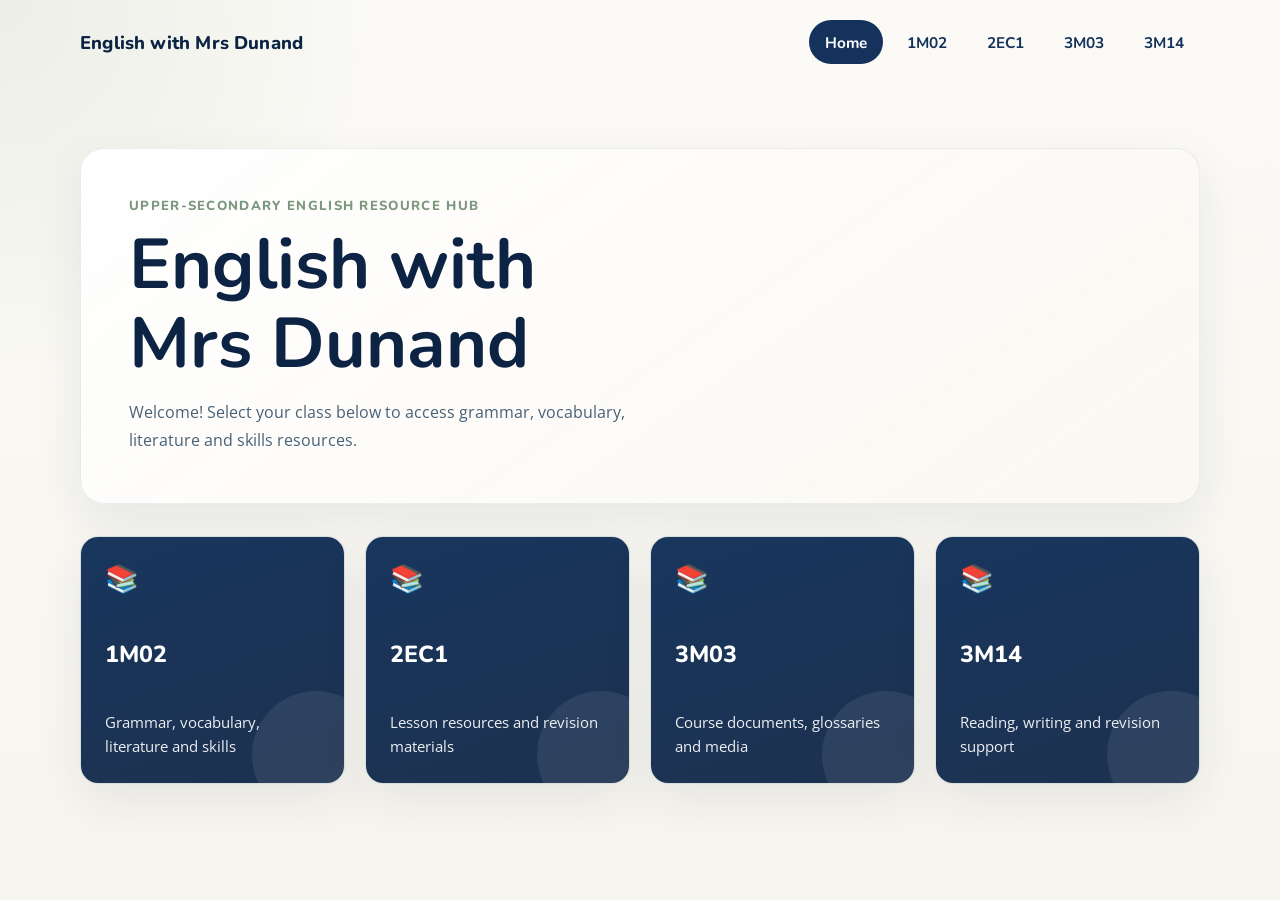
<file: index.html>
<!DOCTYPE html>
<html lang="en-CH">
  <head>
    <meta charset="UTF-8" />
    <meta name="viewport" content="width=device-width, initial-scale=1.0" />
    <title>English with Mrs Dunand</title>
    <meta
      name="description"
      content="A calm, modern resource hub for upper-secondary English classes."
    />
    <link rel="preconnect" href="https://fonts.googleapis.com" />
    <link rel="preconnect" href="https://fonts.gstatic.com" crossorigin />
    <link
      href="https://fonts.googleapis.com/css2?family=Nunito:wght@400;600;700;800&family=Open+Sans:wght@400;600;700&display=swap"
      rel="stylesheet"
    />
    <link rel="stylesheet" href="styles.css" />
  </head>
  <body class="home-page">
    <header class="site-header">
      <div class="brand-wrap">
        <a class="brand" href="index.html">English with Mrs Dunand</a>
      </div>
      <nav class="top-nav" aria-label="Main navigation">
        <a href="index.html" aria-current="page">Home</a>
        <a href="1m02.html">1M02</a>
        <a href="2ec1.html">2EC1</a>
        <a href="3m03.html">3M03</a>
        <a href="3m14.html">3M14</a>
      </nav>
    </header>

    <main class="home-layout">
      <section class="hero-panel">
        <p class="eyebrow">Upper-secondary English resource hub</p>
        <h1>English with Mrs Dunand</h1>
        <p class="welcome-message">
          Welcome! Select your class below to access grammar, vocabulary,
          literature and skills resources.
        </p>
      </section>

      <section class="class-grid" aria-label="Class links">
        <a class="class-card" href="1m02.html">
          <span class="class-icon" aria-hidden="true">📚</span>
          <span class="class-name">1M02</span>
          <span class="class-copy">Grammar, vocabulary, literature and skills</span>
        </a>

        <a class="class-card" href="2ec1.html">
          <span class="class-icon" aria-hidden="true">📚</span>
          <span class="class-name">2EC1</span>
          <span class="class-copy">Lesson resources and revision materials</span>
        </a>

        <a class="class-card" href="3m03.html">
          <span class="class-icon" aria-hidden="true">📚</span>
          <span class="class-name">3M03</span>
          <span class="class-copy">Course documents, glossaries and media</span>
        </a>

        <a class="class-card" href="3m14.html">
          <span class="class-icon" aria-hidden="true">📚</span>
          <span class="class-name">3M14</span>
          <span class="class-copy">Reading, writing and revision support</span>
        </a>
      </section>
    </main>
  </body>
</html>
</file>
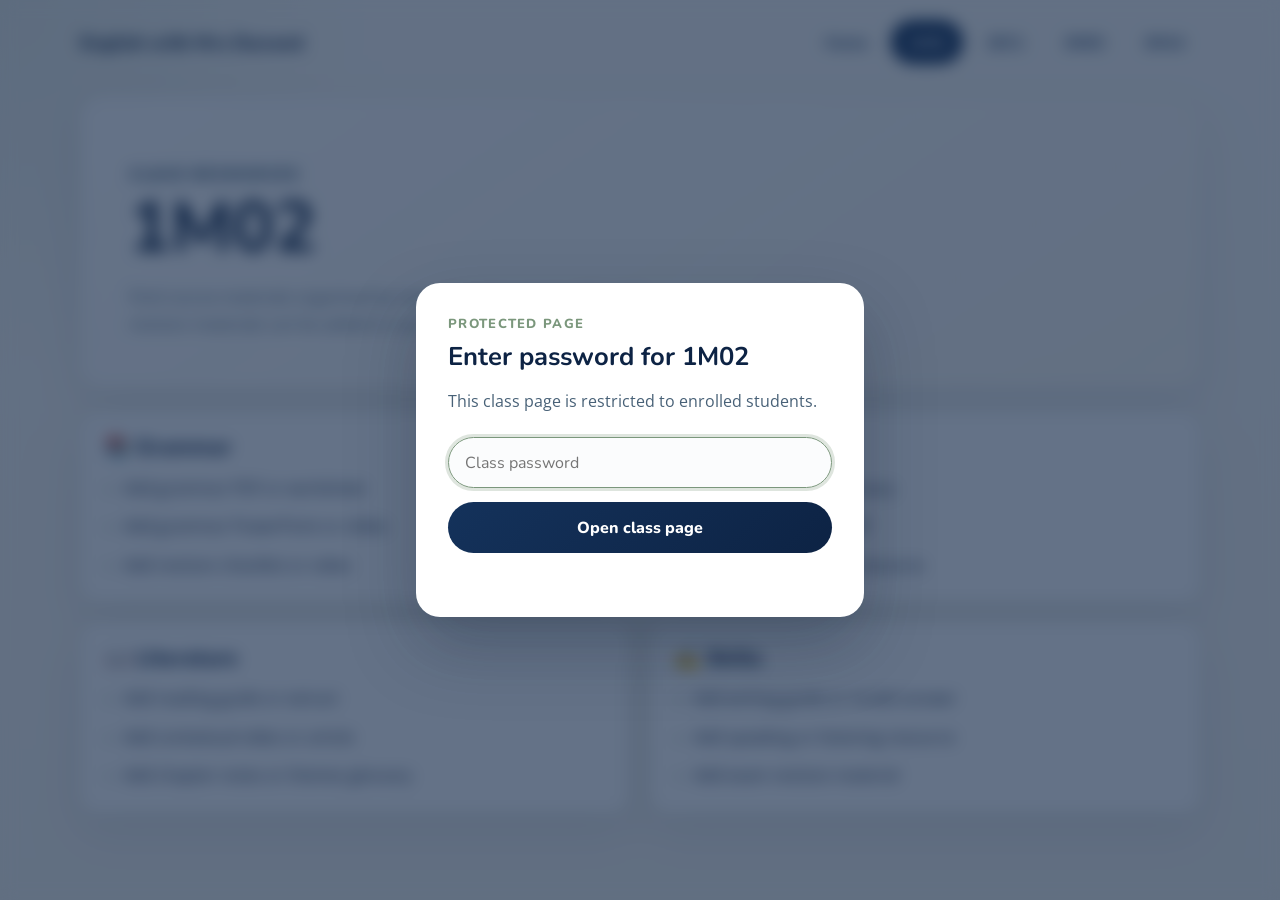
<file: 1m02.html>
<!DOCTYPE html>
<html lang="en-CH">
  <head>
    <meta charset="UTF-8" />
    <meta name="viewport" content="width=device-width, initial-scale=1.0" />
    <title>1M02 | English with Mrs Dunand</title>
    <link rel="preconnect" href="https://fonts.googleapis.com" />
    <link rel="preconnect" href="https://fonts.gstatic.com" crossorigin />
    <link
      href="https://fonts.googleapis.com/css2?family=Nunito:wght@400;600;700;800&family=Open+Sans:wght@400;600;700&display=swap"
      rel="stylesheet"
    />
    <link rel="stylesheet" href="styles.css" />
  </head>
  <body
    class="class-page"
    data-class-page
    data-class-code="1m02"
    data-class-name="1M02"
  >
    <header class="site-header">
      <div class="brand-wrap">
        <a class="brand" href="index.html">English with Mrs Dunand</a>
      </div>
      <nav class="top-nav" aria-label="Main navigation">
        <a href="index.html">Home</a>
        <a href="1m02.html" aria-current="page">1M02</a>
        <a href="2ec1.html">2EC1</a>
        <a href="3m03.html">3M03</a>
        <a href="3m14.html">3M14</a>
      </nav>
    </header>

    <main class="class-layout">
      <section class="class-hero">
        <p class="eyebrow">Class resources</p>
        <h1>1M02</h1>
        <p>
          Find course materials organised by topic. New documents, links and
          revision materials can be added to any section below.
        </p>
      </section>

      <section class="resource-grid">
        <article class="resource-card">
          <h2>📚 Grammar</h2>
          <ul class="resource-list">
            <li><a href="#">Add grammar PDF or worksheet</a></li>
            <li><a href="#">Add grammar PowerPoint or slides</a></li>
            <li><a href="#">Add revision checklist or video</a></li>
          </ul>
        </article>

        <article class="resource-card">
          <h2>📝 Vocabulary</h2>
          <ul class="resource-list">
            <li><a href="#">Add Quizlet set or glossary</a></li>
            <li><a href="#">Add vocabulary list PDF</a></li>
            <li><a href="#">Add revision practice resource</a></li>
          </ul>
        </article>

        <article class="resource-card">
          <h2>📖 Literature</h2>
          <ul class="resource-list">
            <li><a href="#">Add reading guide or extract</a></li>
            <li><a href="#">Add contextual video or article</a></li>
            <li><a href="#">Add chapter notes or themes glossary</a></li>
          </ul>
        </article>

        <article class="resource-card">
          <h2>✍️ Skills</h2>
          <ul class="resource-list">
            <li><a href="#">Add writing guide or model answer</a></li>
            <li><a href="#">Add speaking or listening resource</a></li>
            <li><a href="#">Add exam revision material</a></li>
          </ul>
        </article>
      </section>
    </main>

    <div class="password-overlay" data-password-overlay>
      <div class="password-panel" role="dialog" aria-modal="true" aria-labelledby="password-title">
        <p class="eyebrow">Protected page</p>
        <h2 id="password-title">Enter password for 1M02</h2>
        <p class="password-copy">
          This class page is restricted to enrolled students.
        </p>
        <form class="password-form" data-password-form>
          <label class="sr-only" for="password-1m02">Password</label>
          <input
            id="password-1m02"
            name="password"
            type="password"
            autocomplete="current-password"
            placeholder="Class password"
            required
          />
          <button type="submit">Open class page</button>
        </form>
        <p class="password-error" data-password-error aria-live="polite"></p>
      </div>
    </div>

    <script src="script.js"></script>
  </body>
</html>
</file>
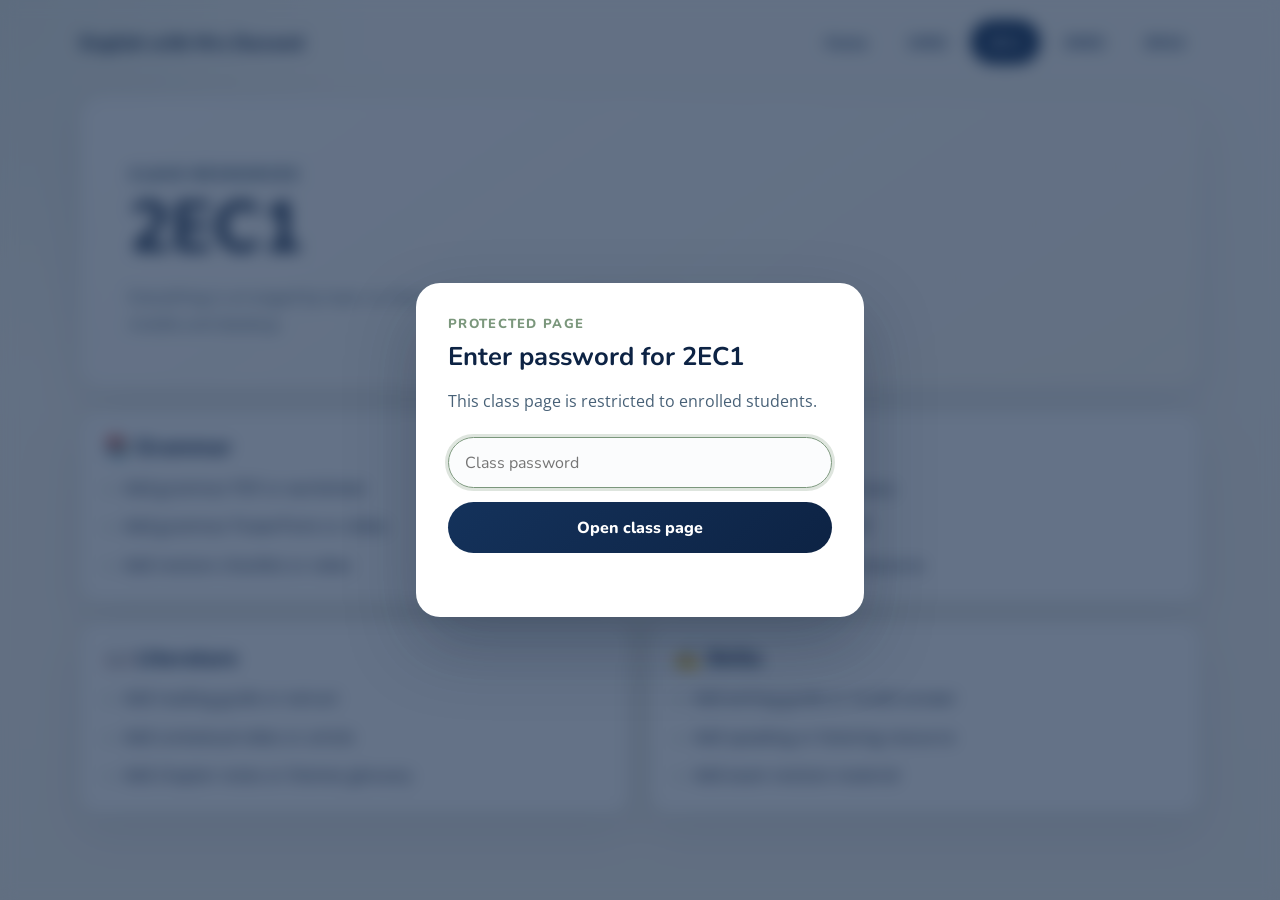
<file: 2ec1.html>
<!DOCTYPE html>
<html lang="en-CH">
  <head>
    <meta charset="UTF-8" />
    <meta name="viewport" content="width=device-width, initial-scale=1.0" />
    <title>2EC1 | English with Mrs Dunand</title>
    <link rel="preconnect" href="https://fonts.googleapis.com" />
    <link rel="preconnect" href="https://fonts.gstatic.com" crossorigin />
    <link
      href="https://fonts.googleapis.com/css2?family=Nunito:wght@400;600;700;800&family=Open+Sans:wght@400;600;700&display=swap"
      rel="stylesheet"
    />
    <link rel="stylesheet" href="styles.css" />
  </head>
  <body
    class="class-page"
    data-class-page
    data-class-code="2ec1"
    data-class-name="2EC1"
  >
    <header class="site-header">
      <div class="brand-wrap">
        <a class="brand" href="index.html">English with Mrs Dunand</a>
      </div>
      <nav class="top-nav" aria-label="Main navigation">
        <a href="index.html">Home</a>
        <a href="1m02.html">1M02</a>
        <a href="2ec1.html" aria-current="page">2EC1</a>
        <a href="3m03.html">3M03</a>
        <a href="3m14.html">3M14</a>
      </nav>
    </header>

    <main class="class-layout">
      <section class="class-hero">
        <p class="eyebrow">Class resources</p>
        <h1>2EC1</h1>
        <p>
          Everything is arranged by topic so that materials are easy to find on
          both mobile and desktop.
        </p>
      </section>

      <section class="resource-grid">
        <article class="resource-card">
          <h2>📚 Grammar</h2>
          <ul class="resource-list">
            <li><a href="#">Add grammar PDF or worksheet</a></li>
            <li><a href="#">Add grammar PowerPoint or slides</a></li>
            <li><a href="#">Add revision checklist or video</a></li>
          </ul>
        </article>

        <article class="resource-card">
          <h2>📝 Vocabulary</h2>
          <ul class="resource-list">
            <li><a href="#">Add Quizlet set or glossary</a></li>
            <li><a href="#">Add vocabulary list PDF</a></li>
            <li><a href="#">Add revision practice resource</a></li>
          </ul>
        </article>

        <article class="resource-card">
          <h2>📖 Literature</h2>
          <ul class="resource-list">
            <li><a href="#">Add reading guide or extract</a></li>
            <li><a href="#">Add contextual video or article</a></li>
            <li><a href="#">Add chapter notes or themes glossary</a></li>
          </ul>
        </article>

        <article class="resource-card">
          <h2>✍️ Skills</h2>
          <ul class="resource-list">
            <li><a href="#">Add writing guide or model answer</a></li>
            <li><a href="#">Add speaking or listening resource</a></li>
            <li><a href="#">Add exam revision material</a></li>
          </ul>
        </article>
      </section>
    </main>

    <div class="password-overlay" data-password-overlay>
      <div class="password-panel" role="dialog" aria-modal="true" aria-labelledby="password-title">
        <p class="eyebrow">Protected page</p>
        <h2 id="password-title">Enter password for 2EC1</h2>
        <p class="password-copy">
          This class page is restricted to enrolled students.
        </p>
        <form class="password-form" data-password-form>
          <label class="sr-only" for="password-2ec1">Password</label>
          <input
            id="password-2ec1"
            name="password"
            type="password"
            autocomplete="current-password"
            placeholder="Class password"
            required
          />
          <button type="submit">Open class page</button>
        </form>
        <p class="password-error" data-password-error aria-live="polite"></p>
      </div>
    </div>

    <script src="script.js"></script>
  </body>
</html>
</file>
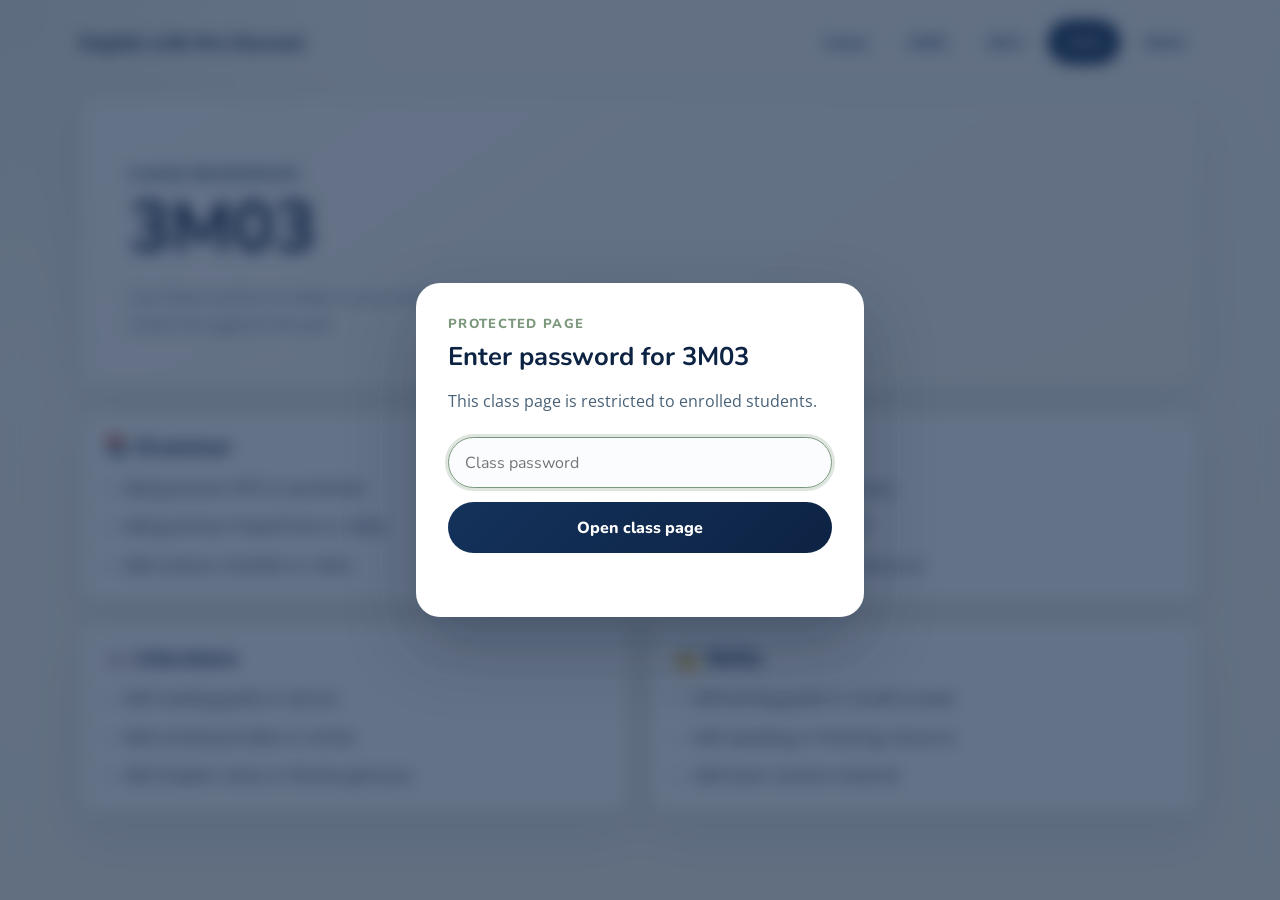
<file: 3m03.html>
<!DOCTYPE html>
<html lang="en-CH">
  <head>
    <meta charset="UTF-8" />
    <meta name="viewport" content="width=device-width, initial-scale=1.0" />
    <title>3M03 | English with Mrs Dunand</title>
    <link rel="preconnect" href="https://fonts.googleapis.com" />
    <link rel="preconnect" href="https://fonts.gstatic.com" crossorigin />
    <link
      href="https://fonts.googleapis.com/css2?family=Nunito:wght@400;600;700;800&family=Open+Sans:wght@400;600;700&display=swap"
      rel="stylesheet"
    />
    <link rel="stylesheet" href="styles.css" />
  </head>
  <body
    class="class-page"
    data-class-page
    data-class-code="3m03"
    data-class-name="3M03"
  >
    <header class="site-header">
      <div class="brand-wrap">
        <a class="brand" href="index.html">English with Mrs Dunand</a>
      </div>
      <nav class="top-nav" aria-label="Main navigation">
        <a href="index.html">Home</a>
        <a href="1m02.html">1M02</a>
        <a href="2ec1.html">2EC1</a>
        <a href="3m03.html" aria-current="page">3M03</a>
        <a href="3m14.html">3M14</a>
      </nav>
    </header>

    <main class="class-layout">
      <section class="class-hero">
        <p class="eyebrow">Class resources</p>
        <h1>3M03</h1>
        <p>
          Use these sections to keep course resources consistent, tidy and easy
          to revisit throughout the year.
        </p>
      </section>

      <section class="resource-grid">
        <article class="resource-card">
          <h2>📚 Grammar</h2>
          <ul class="resource-list">
            <li><a href="#">Add grammar PDF or worksheet</a></li>
            <li><a href="#">Add grammar PowerPoint or slides</a></li>
            <li><a href="#">Add revision checklist or video</a></li>
          </ul>
        </article>

        <article class="resource-card">
          <h2>📝 Vocabulary</h2>
          <ul class="resource-list">
            <li><a href="#">Add Quizlet set or glossary</a></li>
            <li><a href="#">Add vocabulary list PDF</a></li>
            <li><a href="#">Add revision practice resource</a></li>
          </ul>
        </article>

        <article class="resource-card">
          <h2>📖 Literature</h2>
          <ul class="resource-list">
            <li><a href="#">Add reading guide or extract</a></li>
            <li><a href="#">Add contextual video or article</a></li>
            <li><a href="#">Add chapter notes or themes glossary</a></li>
          </ul>
        </article>

        <article class="resource-card">
          <h2>✍️ Skills</h2>
          <ul class="resource-list">
            <li><a href="#">Add writing guide or model answer</a></li>
            <li><a href="#">Add speaking or listening resource</a></li>
            <li><a href="#">Add exam revision material</a></li>
          </ul>
        </article>
      </section>
    </main>

    <div class="password-overlay" data-password-overlay>
      <div class="password-panel" role="dialog" aria-modal="true" aria-labelledby="password-title">
        <p class="eyebrow">Protected page</p>
        <h2 id="password-title">Enter password for 3M03</h2>
        <p class="password-copy">
          This class page is restricted to enrolled students.
        </p>
        <form class="password-form" data-password-form>
          <label class="sr-only" for="password-3m03">Password</label>
          <input
            id="password-3m03"
            name="password"
            type="password"
            autocomplete="current-password"
            placeholder="Class password"
            required
          />
          <button type="submit">Open class page</button>
        </form>
        <p class="password-error" data-password-error aria-live="polite"></p>
      </div>
    </div>

    <script src="script.js"></script>
  </body>
</html>
</file>
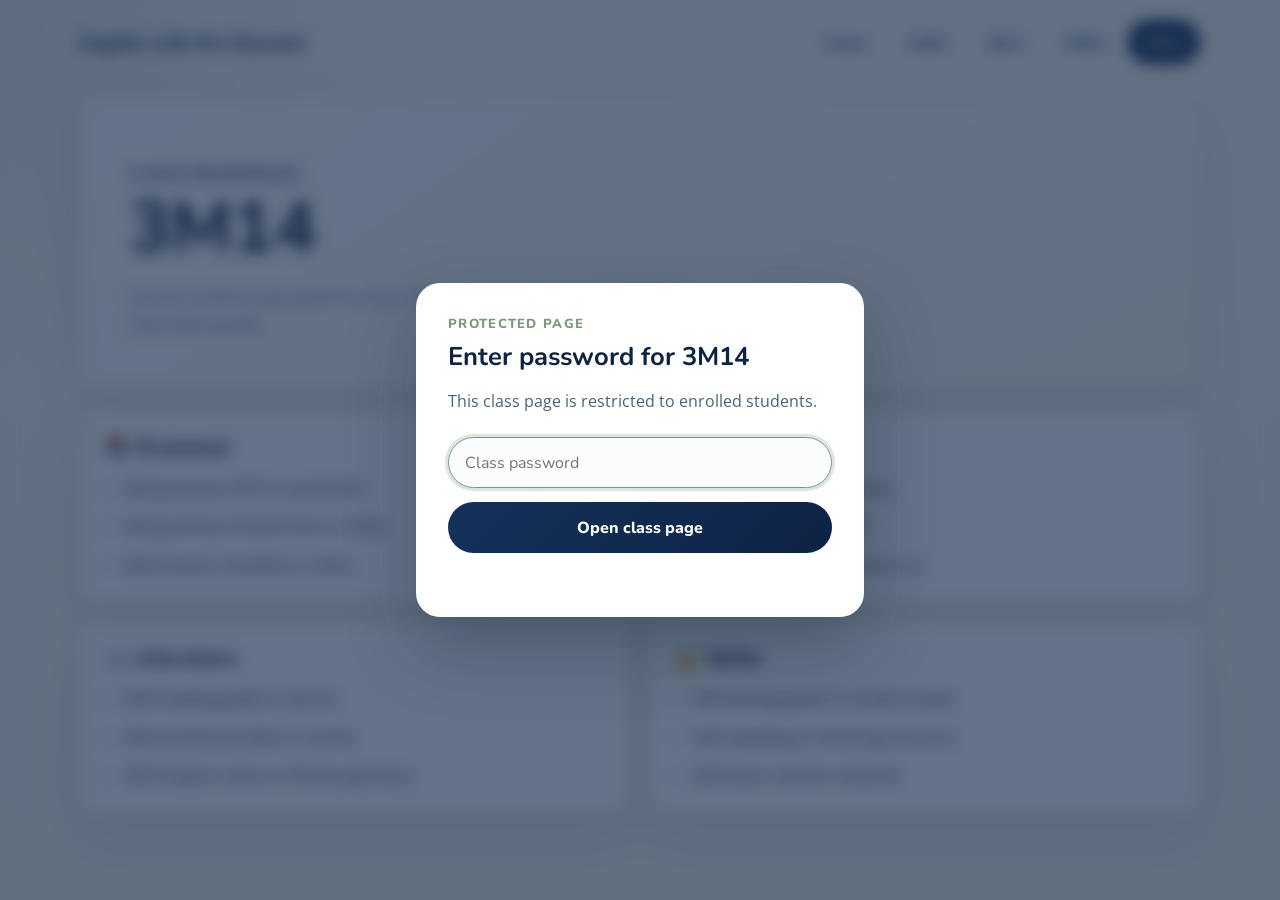
<file: 3m14.html>
<!DOCTYPE html>
<html lang="en-CH">
  <head>
    <meta charset="UTF-8" />
    <meta name="viewport" content="width=device-width, initial-scale=1.0" />
    <title>3M14 | English with Mrs Dunand</title>
    <link rel="preconnect" href="https://fonts.googleapis.com" />
    <link rel="preconnect" href="https://fonts.gstatic.com" crossorigin />
    <link
      href="https://fonts.googleapis.com/css2?family=Nunito:wght@400;600;700;800&family=Open+Sans:wght@400;600;700&display=swap"
      rel="stylesheet"
    />
    <link rel="stylesheet" href="styles.css" />
  </head>
  <body
    class="class-page"
    data-class-page
    data-class-code="3m14"
    data-class-name="3M14"
  >
    <header class="site-header">
      <div class="brand-wrap">
        <a class="brand" href="index.html">English with Mrs Dunand</a>
      </div>
      <nav class="top-nav" aria-label="Main navigation">
        <a href="index.html">Home</a>
        <a href="1m02.html">1M02</a>
        <a href="2ec1.html">2EC1</a>
        <a href="3m03.html">3M03</a>
        <a href="3m14.html" aria-current="page">3M14</a>
      </nav>
    </header>

    <main class="class-layout">
      <section class="class-hero">
        <p class="eyebrow">Class resources</p>
        <h1>3M14</h1>
        <p>
          Course content is grouped into four clear areas so students can find
          what they need quickly.
        </p>
      </section>

      <section class="resource-grid">
        <article class="resource-card">
          <h2>📚 Grammar</h2>
          <ul class="resource-list">
            <li><a href="#">Add grammar PDF or worksheet</a></li>
            <li><a href="#">Add grammar PowerPoint or slides</a></li>
            <li><a href="#">Add revision checklist or video</a></li>
          </ul>
        </article>

        <article class="resource-card">
          <h2>📝 Vocabulary</h2>
          <ul class="resource-list">
            <li><a href="#">Add Quizlet set or glossary</a></li>
            <li><a href="#">Add vocabulary list PDF</a></li>
            <li><a href="#">Add revision practice resource</a></li>
          </ul>
        </article>

        <article class="resource-card">
          <h2>📖 Literature</h2>
          <ul class="resource-list">
            <li><a href="#">Add reading guide or extract</a></li>
            <li><a href="#">Add contextual video or article</a></li>
            <li><a href="#">Add chapter notes or themes glossary</a></li>
          </ul>
        </article>

        <article class="resource-card">
          <h2>✍️ Skills</h2>
          <ul class="resource-list">
            <li><a href="#">Add writing guide or model answer</a></li>
            <li><a href="#">Add speaking or listening resource</a></li>
            <li><a href="#">Add exam revision material</a></li>
          </ul>
        </article>
      </section>
    </main>

    <div class="password-overlay" data-password-overlay>
      <div class="password-panel" role="dialog" aria-modal="true" aria-labelledby="password-title">
        <p class="eyebrow">Protected page</p>
        <h2 id="password-title">Enter password for 3M14</h2>
        <p class="password-copy">
          This class page is restricted to enrolled students.
        </p>
        <form class="password-form" data-password-form>
          <label class="sr-only" for="password-3m14">Password</label>
          <input
            id="password-3m14"
            name="password"
            type="password"
            autocomplete="current-password"
            placeholder="Class password"
            required
          />
          <button type="submit">Open class page</button>
        </form>
        <p class="password-error" data-password-error aria-live="polite"></p>
      </div>
    </div>

    <script src="script.js"></script>
  </body>
</html>
</file>
<file: styles.css>
:root {
  --bg: #f7f5ef;
  --surface: #fffdf8;
  --surface-strong: #ffffff;
  --text: #12233d;
  --text-soft: #486177;
  --navy: #14325b;
  --navy-strong: #0d2344;
  --sage: #7b977c;
  --sage-soft: #dfe9dd;
  --gold: #b79447;
  --border: #d7dfdc;
  --shadow: 0 18px 48px rgba(13, 35, 68, 0.08);
  --radius-lg: 24px;
  --radius-md: 18px;
  --radius-sm: 12px;
  --max-width: 1120px;
}

*,
*::before,
*::after {
  box-sizing: border-box;
}

html {
  scroll-behavior: smooth;
}

body {
  margin: 0;
  min-height: 100vh;
  font-family: "Nunito", "Aptos", "Lato", "Open Sans", "Montserrat", sans-serif;
  color: var(--text);
  background:
    radial-gradient(circle at top left, rgba(123, 151, 124, 0.12), transparent 24%),
    linear-gradient(180deg, #fbfaf6 0%, var(--bg) 100%);
}

a {
  color: inherit;
  text-decoration: none;
}

.site-header {
  width: min(calc(100% - 2rem), var(--max-width));
  margin: 0 auto;
  padding: 1.25rem 0 0;
  display: flex;
  align-items: center;
  justify-content: space-between;
  gap: 1rem;
}

.brand-wrap {
  display: flex;
  align-items: center;
}

.brand {
  font-size: 1.15rem;
  font-weight: 800;
  letter-spacing: 0.01em;
  color: var(--navy-strong);
}

.top-nav {
  display: flex;
  flex-wrap: wrap;
  justify-content: flex-end;
  gap: 0.5rem;
}

.top-nav a {
  padding: 0.72rem 1rem;
  border-radius: 999px;
  font-size: 0.96rem;
  font-weight: 700;
  color: var(--navy);
  transition: background-color 160ms ease, color 160ms ease, transform 160ms ease;
}

.top-nav a:hover,
.top-nav a:focus-visible,
.top-nav a[aria-current="page"] {
  background: var(--navy);
  color: #ffffff;
  outline: none;
}

.home-layout,
.class-layout {
  width: min(calc(100% - 2rem), var(--max-width));
  margin: 0 auto;
}

.home-layout {
  min-height: calc(100vh - 5rem);
  display: grid;
  align-content: center;
  gap: 2rem;
  padding: 2rem 0 3rem;
}

.hero-panel,
.class-hero {
  background: linear-gradient(145deg, rgba(255, 255, 255, 0.96), rgba(250, 247, 240, 0.92));
  border: 1px solid rgba(20, 50, 91, 0.08);
  border-radius: var(--radius-lg);
  box-shadow: var(--shadow);
  padding: clamp(1.6rem, 4vw, 3rem);
}

.eyebrow {
  margin: 0 0 0.65rem;
  font-size: 0.82rem;
  font-weight: 800;
  letter-spacing: 0.1em;
  text-transform: uppercase;
  color: var(--sage);
}

h1,
h2 {
  margin: 0;
  line-height: 1.12;
  color: var(--navy-strong);
}

h1 {
  font-size: clamp(2.2rem, 5.5vw, 4.4rem);
  max-width: 10ch;
}

.welcome-message,
.class-hero p,
.password-copy {
  margin: 1rem 0 0;
  max-width: 62ch;
  font-family: "Open Sans", "Aptos", "Lato", sans-serif;
  font-size: 1.02rem;
  line-height: 1.7;
  color: var(--text-soft);
}

.class-grid,
.resource-grid {
  display: grid;
  gap: 1.25rem;
}

.class-grid {
  grid-template-columns: repeat(4, minmax(0, 1fr));
}

.class-card,
.resource-card {
  background: var(--surface-strong);
  border: 1px solid var(--border);
  border-radius: var(--radius-md);
  box-shadow: var(--shadow);
}

.class-card {
  min-height: 15.5rem;
  padding: 1.5rem;
  display: grid;
  align-content: space-between;
  gap: 1rem;
  color: var(--navy-strong);
  position: relative;
  overflow: hidden;
  isolation: isolate;
  transition: transform 180ms ease, box-shadow 180ms ease, border-color 180ms ease;
}

.class-card::before {
  content: "";
  position: absolute;
  inset: 0;
  background:
    linear-gradient(160deg, rgba(20, 50, 91, 0.98), rgba(13, 35, 68, 0.93)),
    linear-gradient(135deg, rgba(183, 148, 71, 0.12), rgba(123, 151, 124, 0.18));
  z-index: -2;
}

.class-card::after {
  content: "";
  position: absolute;
  right: -2.25rem;
  bottom: -2.25rem;
  width: 8rem;
  height: 8rem;
  border-radius: 50%;
  background: rgba(255, 255, 255, 0.08);
  z-index: -1;
}

.class-card:hover,
.class-card:focus-visible {
  transform: translateY(-4px);
  box-shadow: 0 22px 54px rgba(13, 35, 68, 0.14);
  border-color: rgba(183, 148, 71, 0.45);
  outline: none;
}

.class-icon {
  font-size: 1.7rem;
}

.class-name,
.resource-card h2 {
  font-size: 1.45rem;
  font-weight: 800;
}

.class-name,
.class-copy {
  color: #ffffff;
}

.class-copy {
  font-family: "Open Sans", "Aptos", "Lato", sans-serif;
  font-size: 0.96rem;
  line-height: 1.55;
  opacity: 0.92;
}

.class-layout {
  padding: 2rem 0 4rem;
  display: grid;
  gap: 1.5rem;
}

.resource-grid {
  grid-template-columns: repeat(2, minmax(0, 1fr));
}

.resource-card {
  padding: 1.45rem;
}

.resource-card h2 {
  font-size: 1.32rem;
  margin-bottom: 1rem;
}

.resource-list {
  margin: 0;
  padding-left: 1.2rem;
  display: grid;
  gap: 0.8rem;
}

.resource-list li::marker {
  color: var(--sage);
}

.resource-list a {
  font-family: "Open Sans", "Aptos", "Lato", sans-serif;
  line-height: 1.6;
  color: var(--text);
  border-bottom: 1px solid transparent;
}

.resource-list a:hover,
.resource-list a:focus-visible {
  color: var(--navy);
  border-color: var(--gold);
  outline: none;
}

.password-overlay {
  position: fixed;
  inset: 0;
  display: grid;
  place-items: center;
  padding: 1rem;
  background: rgba(13, 35, 68, 0.64);
  backdrop-filter: blur(8px);
}

.password-panel {
  width: min(100%, 28rem);
  background: #ffffff;
  border-radius: var(--radius-lg);
  box-shadow: 0 30px 70px rgba(10, 26, 46, 0.28);
  padding: 2rem;
}

.password-panel h2 {
  margin-top: 0.25rem;
  font-size: 1.6rem;
}

.password-form {
  display: grid;
  gap: 0.85rem;
  margin-top: 1.35rem;
}

.password-form input,
.password-form button {
  border-radius: 999px;
  min-height: 3.2rem;
  font: inherit;
}

.password-form input {
  padding: 0 1rem;
  border: 1px solid #bcc8d0;
  background: #fbfcfd;
  color: var(--navy-strong);
}

.password-form input:focus-visible {
  outline: 3px solid rgba(123, 151, 124, 0.25);
  border-color: var(--sage);
}

.password-form button {
  border: none;
  background: linear-gradient(135deg, var(--navy), var(--navy-strong));
  color: #ffffff;
  font-weight: 800;
  cursor: pointer;
}

.password-form button:hover,
.password-form button:focus-visible {
  filter: brightness(1.05);
  outline: none;
}

.password-error {
  min-height: 1.2rem;
  margin: 0.8rem 0 0;
  color: #a13b2b;
  font-size: 0.94rem;
  font-family: "Open Sans", "Aptos", "Lato", sans-serif;
}

.page-unlocked .password-overlay {
  display: none;
}

.sr-only {
  position: absolute;
  width: 1px;
  height: 1px;
  padding: 0;
  margin: -1px;
  overflow: hidden;
  clip: rect(0, 0, 0, 0);
  white-space: nowrap;
  border: 0;
}

@media (max-width: 1024px) {
  .class-grid {
    grid-template-columns: repeat(2, minmax(0, 1fr));
  }
}

@media (max-width: 760px) {
  .site-header {
    padding-top: 1rem;
    flex-direction: column;
    align-items: stretch;
  }

  .brand-wrap {
    justify-content: center;
  }

  .top-nav {
    justify-content: center;
  }

  .home-layout {
    min-height: auto;
    padding-top: 1.2rem;
  }

  .class-grid,
  .resource-grid {
    grid-template-columns: 1fr;
  }

  .class-card {
    min-height: 12.2rem;
  }
}

@media (prefers-reduced-motion: reduce) {
  html {
    scroll-behavior: auto;
  }

  *,
  *::before,
  *::after {
    animation: none !important;
    transition: none !important;
  }
}
</file>
